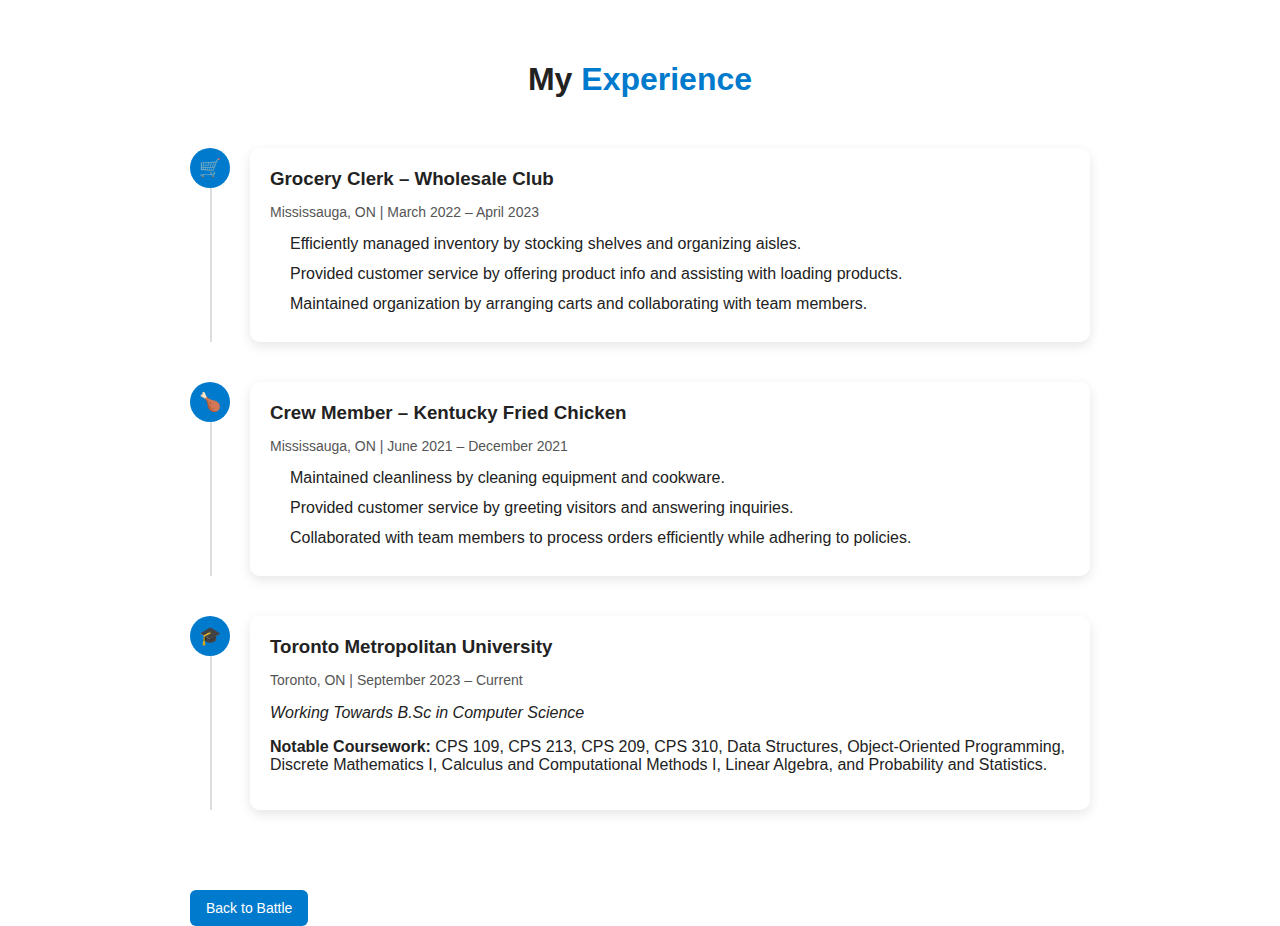
<file: pages/experience.html>
<!DOCTYPE html>
<html lang="en">
<head>
  <meta charset="UTF-8">
  <meta name="viewport" content="width=device-width, initial-scale=1.0">
  <title>Experience</title>
  <link rel="stylesheet" href="../battle-style.css">
</head>
<body class="about-page">

  <section class="timeline">
    <h1>My <span class="highlight">Experience</span></h1>

    <!-- Timeline Item -->
    <div class="timeline-item">
      <div class="timeline-dot">🛒</div>
      <div class="timeline-content">
        <h3>Grocery Clerk – Wholesale Club</h3>
        <p class="job-meta">Mississauga, ON | March 2022 – April 2023</p>
        <ul>
          <li>Efficiently managed inventory by stocking shelves and organizing aisles.</li>
          <li>Provided customer service by offering product info and assisting with loading products.</li>
          <li>Maintained organization by arranging carts and collaborating with team members.</li>
        </ul>
      </div>
    </div>

    <div class="timeline-item">
      <div class="timeline-dot">🍗</div>
      <div class="timeline-content">
        <h3>Crew Member – Kentucky Fried Chicken</h3>
        <p class="job-meta">Mississauga, ON | June 2021 – December 2021</p>
        <ul>
          <li>Maintained cleanliness by cleaning equipment and cookware.</li>
          <li>Provided customer service by greeting visitors and answering inquiries.</li>
          <li>Collaborated with team members to process orders efficiently while adhering to policies.</li>
        </ul>
      </div>
    </div>

    <!-- Education -->
    <div class="timeline-item">
      <div class="timeline-dot">🎓</div>
      <div class="timeline-content">
        <h3>Toronto Metropolitan University</h3>
        <p class="job-meta">Toronto, ON | September 2023 – Current</p>
        <p><em>Working Towards B.Sc in Computer Science</em></p>
        <p>
          <strong>Notable Coursework:</strong> CPS 109, CPS 213, CPS 209, CPS 310, 
          Data Structures, Object-Oriented Programming, Discrete Mathematics I, 
          Calculus and Computational Methods I, Linear Algebra, and Probability and Statistics.
        </p>
      </div>
    </div>

    <button id="back-to-battle">Back to Battle</button>
  </section>

</body>
</html>
</file>
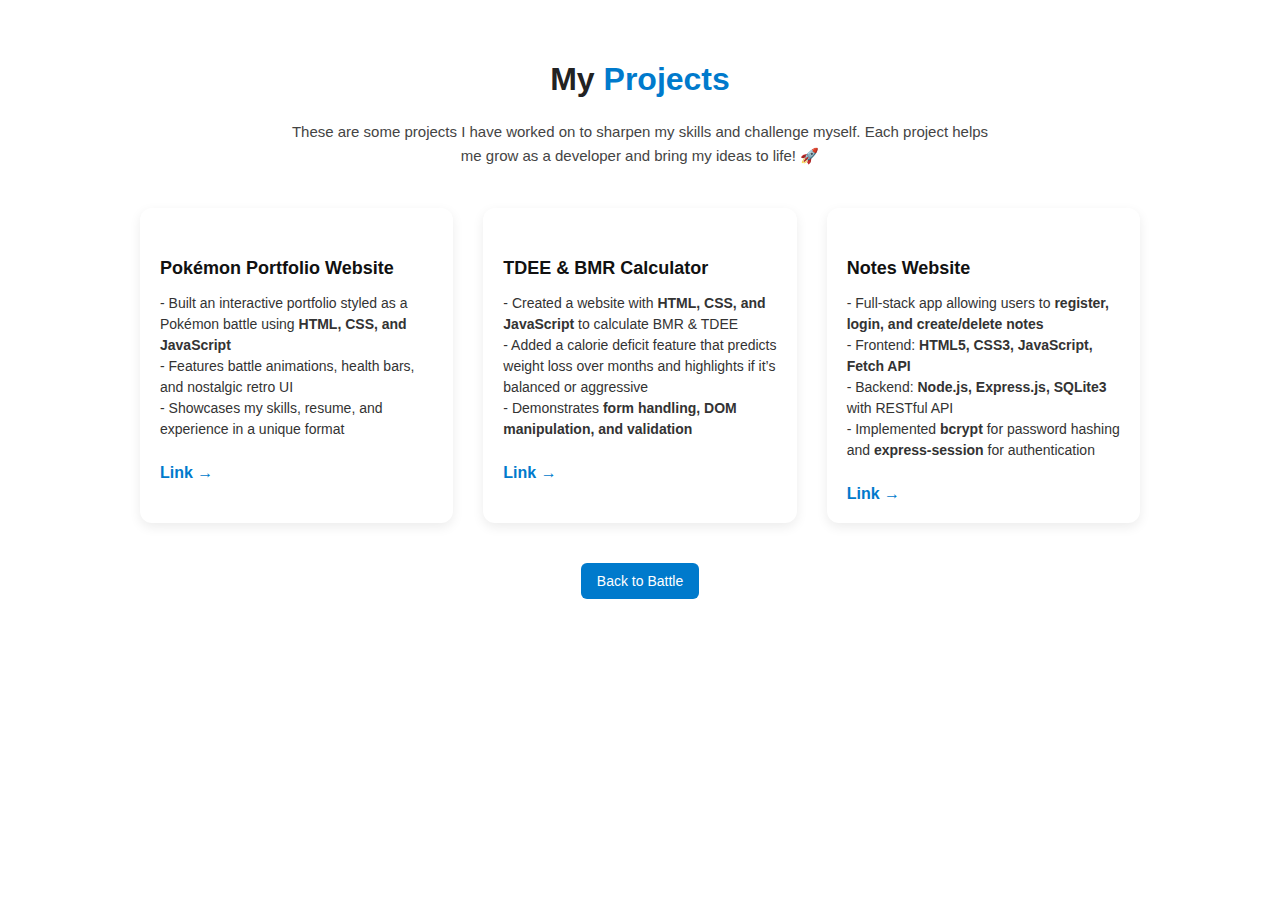
<file: pages/projects.html>
<!DOCTYPE html>
<html lang="en">
<head>
  <meta charset="UTF-8">
  <meta name="viewport" content="width=device-width, initial-scale=1.0">
  <title>My Projects</title>
  <link rel="stylesheet" href="../battle-style.css">
</head>
<body class="about-page">

  <section class="projects">
    <h1>My <span class="highlight">Projects</span></h1>
    <p class="intro">
      These are some projects I have worked on to sharpen my skills and challenge myself. 
      Each project helps me grow as a developer and bring my ideas to life! 🚀
    </p>

    <div class="projects-grid">
      <div class="project-card">
        <h2>Pokémon Portfolio Website</h2>
        <p>
          - Built an interactive portfolio styled as a Pokémon battle using 
          <strong>HTML, CSS, and JavaScript</strong><br>
          - Features battle animations, health bars, and nostalgic retro UI<br>
          - Showcases my skills, resume, and experience in a unique format
        </p>
        <a href="https://github.com/DevindipK/pokemon-portfolio" class="project-link" target="_blank">Link →</a>
      </div>

      <div class="project-card">
        <h2>TDEE & BMR Calculator</h2>
        <p>
          - Created a website with <strong>HTML, CSS, and JavaScript</strong> to calculate BMR & TDEE<br>
          - Added a calorie deficit feature that predicts weight loss over months 
          and highlights if it’s balanced or aggressive<br>
          - Demonstrates <strong>form handling, DOM manipulation, and validation</strong>
        </p>
        <a href="https://github.com/DevindipK/tdee-calculator" class="project-link" target="_blank">Link →</a>
      </div>

      <div class="project-card">
        <h2>Notes Website</h2>
        <p>
          - Full-stack app allowing users to <strong>register, login, and create/delete notes</strong><br>
          - Frontend: <strong>HTML5, CSS3, JavaScript, Fetch API</strong><br>
          - Backend: <strong>Node.js, Express.js, SQLite3</strong> with RESTful API<br>
          - Implemented <strong>bcrypt</strong> for password hashing and 
          <strong>express-session</strong> for authentication
        </p>
        <a href="https://github.com/DevindipK/login-notes-app" class="project-link" target="_blank">Link →</a>
      </div>
    </div>

    <button id="back-to-battle">Back to Battle</button>
  </section>

</body>
</html>
</file>
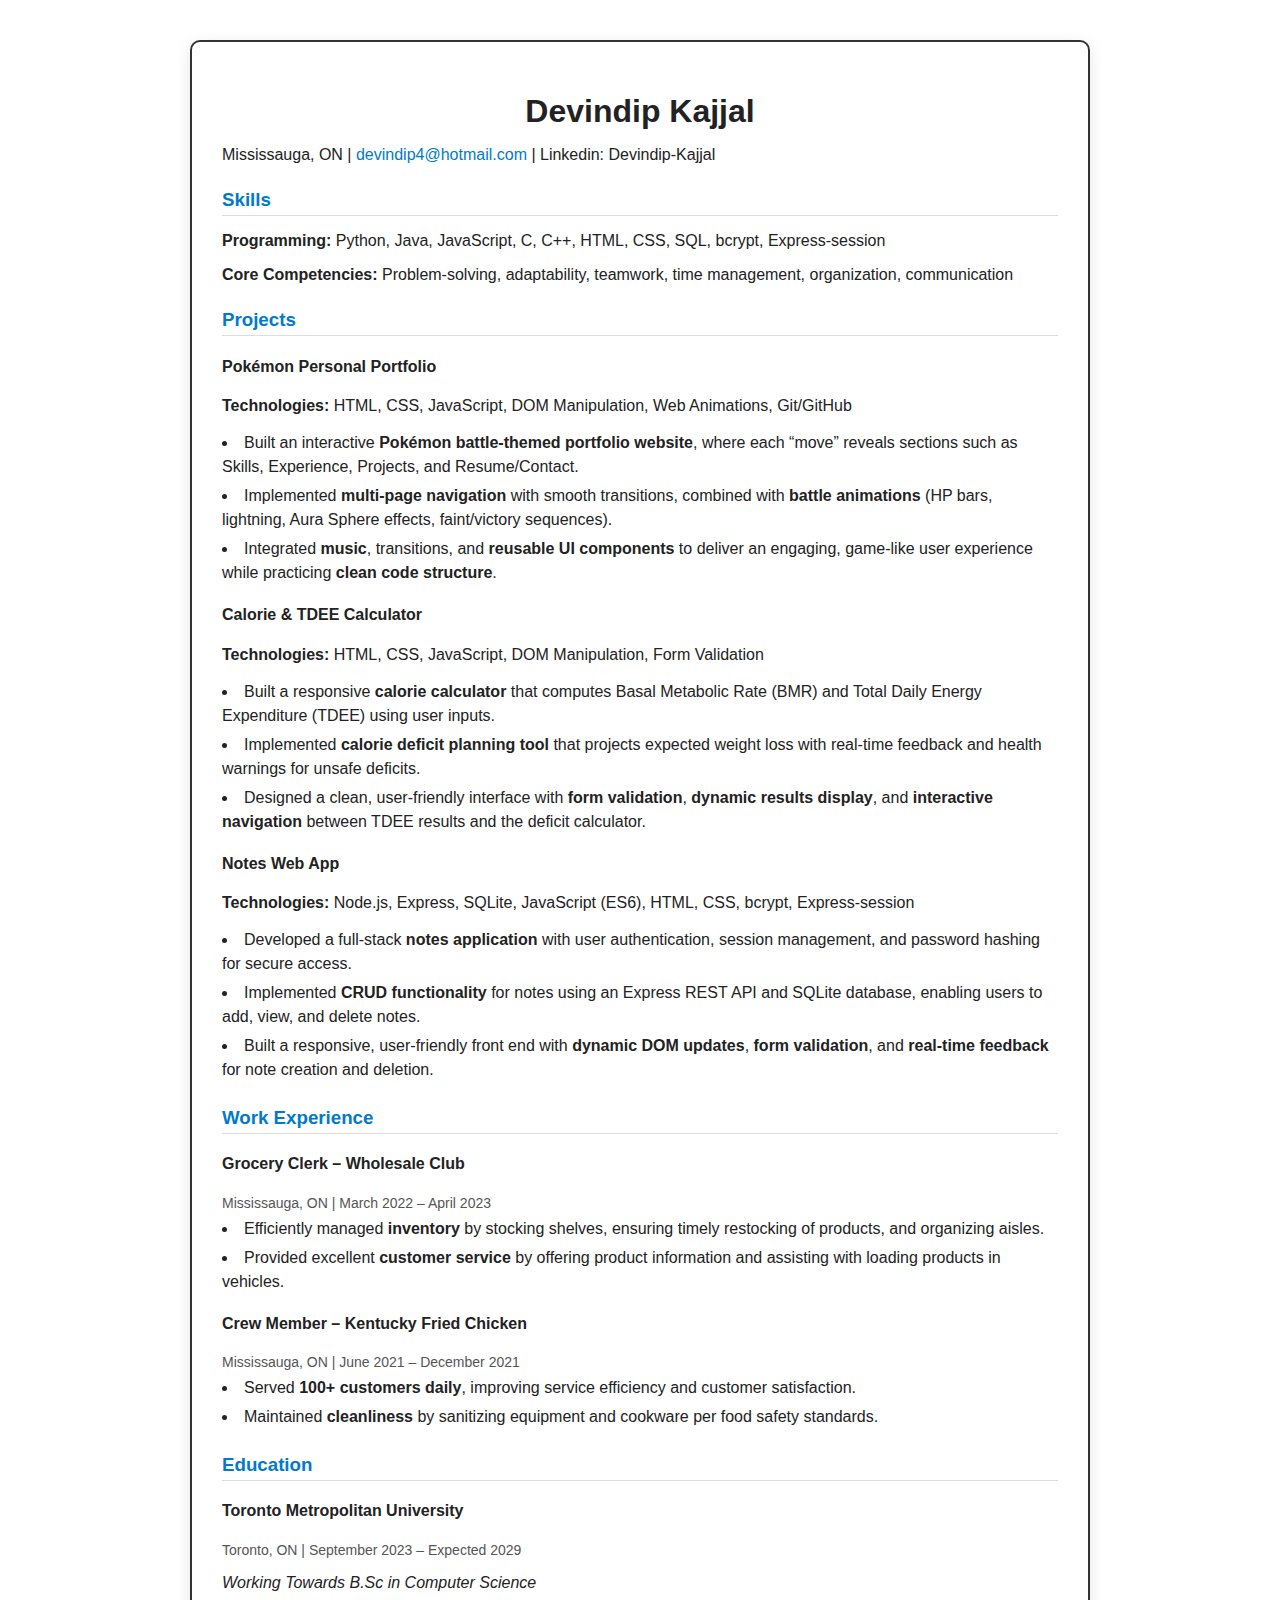
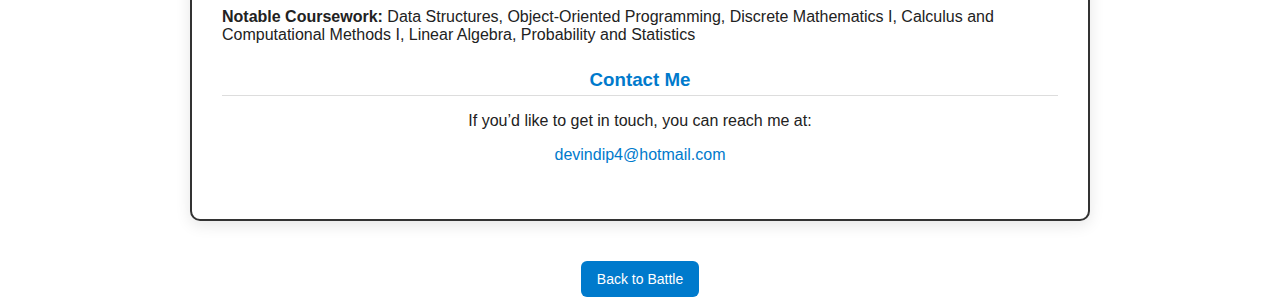
<file: pages/resume-contact.html>
<!DOCTYPE html>
<html lang="en">
<head>
  <meta charset="UTF-8" />
  <meta name="viewport" content="width=device-width, initial-scale=1.0"/>
  <title>Resume & Contact</title>
  <link rel="stylesheet" href="../battle-style.css"/>
</head>
<body class="about-page">

  <section class="resume">
    <div class="resume-box">
      <h1>Devindip Kajjal</h1>
      <p>Mississauga, ON | <a href="mailto:devindip4@hotmail.com">devindip4@hotmail.com</a> | Linkedin: Devindip-Kajjal</p>

      <!-- Skills -->
      <div class="resume-section">
        <h3>Skills</h3>
        <p><strong>Programming:</strong> Python, Java, JavaScript, C, C++, HTML, CSS, SQL, bcrypt, Express-session</p>
        <p><strong>Core Competencies:</strong> Problem-solving, adaptability, teamwork, time management, organization, communication</p>
      </div>

      <!-- Projects -->
      <div class="resume-section">
        <h3>Projects</h3>

        <div class="job-card">
          <h4>Pokémon Personal Portfolio</h4>
          <p><strong>Technologies:</strong> HTML, CSS, JavaScript, DOM Manipulation, Web Animations, Git/GitHub</p>
          <ul>
            <li>Built an interactive <strong>Pokémon battle-themed portfolio website</strong>, where each “move” reveals sections such as Skills, Experience, Projects, and Resume/Contact.</li>
            <li>Implemented <strong>multi-page navigation</strong> with smooth transitions, combined with <strong>battle animations</strong> (HP bars, lightning, Aura Sphere effects, faint/victory sequences).</li>
            <li>Integrated <strong>music</strong>, transitions, and <strong>reusable UI components</strong> to deliver an engaging, game-like user experience while practicing <strong>clean code structure</strong>.</li>
          </ul>
        </div>

        <div class="job-card">
          <h4>Calorie & TDEE Calculator</h4>
          <p><strong>Technologies:</strong> HTML, CSS, JavaScript, DOM Manipulation, Form Validation</p>
          <ul>
            <li>Built a responsive <strong>calorie calculator</strong> that computes Basal Metabolic Rate (BMR) and Total Daily Energy Expenditure (TDEE) using user inputs.</li>
            <li>Implemented <strong>calorie deficit planning tool</strong> that projects expected weight loss with real-time feedback and health warnings for unsafe deficits.</li>
            <li>Designed a clean, user-friendly interface with <strong>form validation</strong>, <strong>dynamic results display</strong>, and <strong>interactive navigation</strong> between TDEE results and the deficit calculator.</li>
          </ul>
        </div>

        <div class="job-card">
          <h4>Notes Web App</h4>
          <p><strong>Technologies:</strong> Node.js, Express, SQLite, JavaScript (ES6), HTML, CSS, bcrypt, Express-session</p>
          <ul>
            <li>Developed a full-stack <strong>notes application</strong> with user authentication, session management, and password hashing for secure access.</li>
            <li>Implemented <strong>CRUD functionality</strong> for notes using an Express REST API and SQLite database, enabling users to add, view, and delete notes.</li>
            <li>Built a responsive, user-friendly front end with <strong>dynamic DOM updates</strong>, <strong>form validation</strong>, and <strong>real-time feedback</strong> for note creation and deletion.</li>
          </ul>
        </div>
      </div>

      <!-- Work Experience -->
      <div class="resume-section">
        <h3>Work Experience</h3>

        <div class="job-card">
          <h4>Grocery Clerk – Wholesale Club</h4>
          <p class="job-meta">Mississauga, ON | March 2022 – April 2023</p>
          <ul>
            <li>Efficiently managed <strong>inventory</strong> by stocking shelves, ensuring timely restocking of products, and organizing aisles.</li>
            <li>Provided excellent <strong>customer service</strong> by offering product information and assisting with loading products in vehicles.</li>
          </ul>
        </div>

        <div class="job-card">
          <h4>Crew Member – Kentucky Fried Chicken</h4>
          <p class="job-meta">Mississauga, ON | June 2021 – December 2021</p>
          <ul>
            <li>Served <strong>100+ customers daily</strong>, improving service efficiency and customer satisfaction.</li>
            <li>Maintained <strong>cleanliness</strong> by sanitizing equipment and cookware per food safety standards.</li>
          </ul>
        </div>
      </div>

      <!-- Education -->
      <div class="resume-section">
        <h3>Education</h3>
        <div class="job-card">
          <h4>Toronto Metropolitan University</h4>
          <p class="job-meta">Toronto, ON | September 2023 – Expected 2029</p>
          <p><em>Working Towards B.Sc in Computer Science</em></p>
          <p><strong>Notable Coursework:</strong> Data Structures, Object-Oriented Programming, Discrete Mathematics I, Calculus and Computational Methods I, Linear Algebra, Probability and Statistics</p>
        </div>
      </div>

      <!-- Contact -->
      <div class="resume-section contact">
        <h3>Contact Me</h3>
        <p>If you’d like to get in touch, you can reach me at:</p>
        <p><a href="mailto:devindip4@hotmail.com" class="highlight">devindip4@hotmail.com</a></p>
      </div>
    </div>

    <button id="back-to-battle">Back to Battle</button>
  </section>

</body>
</html>
</file>
<file: battle-style.css>
/* =============== Base =============== */
* { box-sizing: border-box; }
html, body { height: 100%; }
body {
  margin: 0;
  background: #000;
  color: #fff;
  font-family: "Press Start 2P", sans-serif;
  text-align: center;
  image-rendering: pixelated;
}
.hidden { display: none !important; }

/* =============== Intro =============== */
#loading-screen {
  position: fixed;
  inset: 0;
  display: flex;
  flex-direction: column;
  align-items: center;
  justify-content: center;
  gap: 16px;
  background: #000;
  z-index: 10000;
}
#loading-screen h1 {
  margin: 0;
  font-size: clamp(28px, 4vw, 44px);
  max-width: 90%;
  line-height: 1.4;
}
#loading-screen .tap-hint {
  opacity:.7;
  font-size: 12px;
}
#loading-screen .intro-pikachu {
  width: 140px; /* bigger Pikachu */
  height: auto;
  display: block;
  margin: 0 auto;
}

/* =============== Battle Screen =============== */
#battle-screen {
  position: relative;
  width: 100%;
  height: 100vh;
  overflow: hidden;
  background: url("assets/images/Trainers/grass-stadium.png") center / cover no-repeat #000;
}

/* Trainers */
.trainer {
  position: absolute;
  z-index: 3;
}
.trainer.player {
  bottom: 8%;
  left: 4%;
  width: 230px;
}
.trainer.opponent {
  top: 28%;
  right: 12%;
  width: 260px; /* Gary bigger */
}

/* Pokémon */
.pokemon {
  position: absolute;
  width: 190px;
  z-index: 2;
  transition: transform .3s ease;
}
.pokemon.player { bottom: 18%; left: 14%; }
.pokemon.opponent { top: 28%; right: 20%; }

/* Jump Attack Animation */
.pokemon.attack {
  animation: jump-attack 0.6s ease;
}
@keyframes jump-attack {
  0%   { transform: translate(0, 0); }
  40%  { transform: translate(50px, -40px); }
  70%  { transform: translate(70px, -20px); }
  100% { transform: translate(0, 0); }
}

/* Hit Animation */
.pokemon.hit { animation: shake 1s; }

/* Stronger Hit Animation (for Pikachu when Aura Sphere lands) */
.pokemon.hit-strong { animation: shake-strong 1s ease; }
@keyframes shake-strong {
  0%   { transform: translateX(0) scale(1); }
  20%  { transform: translateX(-15px) scale(1.1); }
  40%  { transform: translateX(15px) scale(1.1); }
  60%  { transform: translateX(-10px) scale(1.05); }
  80%  { transform: translateX(10px) scale(1.05); }
  100% { transform: translateX(0) scale(1); }
}

/* Faint Animation (4s long) */
.pokemon.faint {
  animation: faint 4s forwards;
}
@keyframes faint {
  0%   { transform: translate(0, 0) scale(1); opacity: 1; }
  30%  { transform: translate(-20px, 20px) rotate(10deg); opacity: 1; }
  60%  { transform: translate(20px, 60px) rotate(-15deg); opacity: 0.8; }
  100% { transform: translate(0, 120px) scale(0.5); opacity: 0; }
}

/* Spark (Lightning effect for Pikachu) */
.spark {
  position: absolute;
  width: 140px; /* bigger */
  top: 28%;
  right: 20%;
  opacity: 0;
  z-index: 4;
}
.spark.active {
  animation: spark-flicker 1.2s ease;
}
@keyframes spark-flicker {
  0%   { opacity: 0; transform: scale(0.8) rotate(0deg); }
  20%  { opacity: 1; transform: scale(1.2) rotate(10deg); }
  40%  { opacity: 0.6; transform: scale(1) rotate(-10deg); }
  60%  { opacity: 1; transform: scale(1.3) rotate(5deg); }
  80%  { opacity: 0.7; transform: scale(1.1) rotate(-5deg); }
  100% { opacity: 0; transform: scale(0.9) rotate(0deg); }
}

/* Aura Sphere (Lucario attack) */
#aura-effect {
  position: absolute;
  width: 100px;
  top: 35%;
  right: 22%;
  opacity: 0;
  z-index: 5;
}
#aura-effect.active {
  animation: aura-fly 1.2s ease forwards;
}
@keyframes aura-fly {
  0%   { opacity: 0; transform: translate(0, 0) scale(0.5) rotate(0deg); }
  30%  { opacity: 1; transform: translate(-120px, 40px) scale(0.8) rotate(180deg); }
  70%  { opacity: 1; transform: translate(-250px, 70px) scale(1.2) rotate(300deg); }
  100% { opacity: 0; transform: translate(-350px, 80px) scale(1.5) rotate(360deg); }
}

/* Pokéballs */
.pokeball {
  position: absolute;
  width: 60px;
  z-index: 4;
  transform: translate(0,0) rotate(0);
  transition: transform .8s ease;
}
.throw-player.active {
  bottom: 18%; left: 14%;
  transform: translate(80px,-80px) rotate(360deg);
}
.throw-opponent.active {
  top: 28%; right: 20%;
  transform: translate(-80px,80px) rotate(360deg);
}

/* =============== HP Bars =============== */
.hp-bars {
  position: absolute;
  width: 250px;
  height: 60px;
  z-index: 6;
}
.hp-bars.player { top: 6%; left: 6%; }
.hp-bars.opponent { bottom: 8%; right: 6%; }
.hp-label {
  display: block;
  font-size: 12px;
  margin-bottom: 2px;
  position: relative;
  z-index: 3;
}
.hp-bar {
  position: relative;
  width: 100%;
  height: 12px;
  border: 2px solid #fff;
  background: #a00;
  overflow: hidden;
}
.hp-fill {
  position: absolute;
  top: 0; left: 0;
  height: 100%;
  width: 100%;
  background: #33cc33;
}
.pokeballs {
  position: absolute;
  bottom: -20px; right: 0;
  width: 60px;
  z-index: 4;
}

/* =============== Textbox =============== */
#textbox {
  position: absolute;
  left: 50%;
  bottom: 0;
  transform: translateX(-50%);
  width: min(900px, 92vw);
  height: 120px;
  padding: 0 20px;
  display: flex;
  flex-direction: column;
  align-items: center;
  justify-content: center;
  text-align: center;
  z-index: 7;
  background: url("assets/images/Ui/textbox.png") center / 100% 100% no-repeat;
}
#battle-message {
  margin: 0;
  color: white;
  font-size: 14px;
}
#move-buttons {
  display: flex;
  gap: 10px;
  flex-wrap: wrap;
  margin-top: 10px;
}
#move-buttons button {
  padding: 6px 10px;
  font-size: 13px;
  background: #fff;
  color: #000;
  border: 2px solid #000;
  cursor: pointer;
}

/* =============== Victory Screen =============== */
#victory-screen {
  position: fixed;
  inset: 0;
  display: flex;
  justify-content: flex-end;
  align-items: flex-start;
  padding: 20px;
  z-index: 9999;
}
.victory-background {
  position: absolute;
  inset: 0;
  width: 100%;
  height: 100%;
  object-fit: cover;
  z-index: -1;
}
.victory-top-right {
  display: flex;
  flex-direction: column;
  align-items: flex-end;
  gap: 15px;
}
.victory-logo {
  width: 500px;
  max-width: 90vw;
}
#victory-textbox {
  padding: 15px 25px;
  background: url("assets/images/Ui/textbox.png") center / 100% 100% no-repeat;
  color: #fff;
  font-size: 20px;
  text-align: center;
  max-width: 500px;
}
#victory-move-buttons {
  display: flex;
  flex-wrap: wrap;
  justify-content: flex-end;
  gap: 10px;
}
#victory-move-buttons button {
  padding: 12px 22px;
  font-size: 16px;
  background: #fff;
  color: #000;
  border: 2px solid #000;
  cursor: pointer;
}

/* =============== Animations =============== */
@keyframes shake {
  0%{ transform: translateX(0); }
  25%{ transform: translateX(-5px); }
  50%{ transform: translateX(5px); }
  75%{ transform: translateX(-5px); }
  100%{ transform: translateX(0); }
}
@media (max-width: 900px) {
  .pokemon { width: 150px; }
}

/* ================== About Pages ================== */
body.about-page {
  background: #ffffff !important;
  color: #222 !important;
  font-family: Arial, sans-serif !important;
  padding: 40px 20px;
  text-align: center;
}

.intro-section {
  display: flex;
  flex-direction: row;
  align-items: center;
  justify-content: center;
  gap: 40px;
  margin-bottom: 40px;
}
.intro-section .profile-pic {
  width: 280px;
  height: auto;
  border-radius: 12px;
  object-fit: contain;
}
.intro-section .intro-text {
  max-width: 650px;
  text-align: left;
  font-size: 17px;
  line-height: 1.7;
}
.intro-section .intro-text h1 {
  font-size: 34px;
  margin-bottom: 16px;
}
.intro-section .intro-text p,
.intro-section .intro-text ul {
  font-size: 17px;
  line-height: 1.7;
}
.intro-section .intro-text li {
  margin-bottom: 8px;
}

.about-page h2 {
  margin-top: 30px;
  font-size: 22px;
  color: #111;
}

.about-page ul {
  list-style: none;
  padding: 0;
  margin: 10px 0 20px;
}
.about-page li {
  margin: 6px 0;
  line-height: 1.5;
  text-align: left;
}

.skills-grid {
  display: grid;
  grid-template-columns: repeat(auto-fit, minmax(90px, 1fr));
  gap: 20px;
  margin-top: 30px;
}
.skills-grid img {
  width: 70px;
  height: 70px;
  object-fit: contain;
  margin: 0 auto;
}

.highlight { color: #007acc; }

.about-page #back-to-battle {
  margin-top: 40px;
  padding: 10px 16px;
  font-size: 14px;
  background: #007acc;
  color: white;
  border: none;
  border-radius: 6px;
  cursor: pointer;
}
.about-page #back-to-battle:hover { background: #005a99; }

@media (max-width: 768px) {
  .intro-section {
    flex-direction: column;
    text-align: center;
  }
  .intro-section .intro-text { text-align: center; }
}

/* ================== Timeline Experience ================== */
.timeline {
  max-width: 900px;
  margin: 0 auto;
  text-align: left;
}
.timeline h1 {
  text-align: center;
  margin-bottom: 50px;
}
.timeline-item {
  display: flex;
  align-items: flex-start;
  margin-bottom: 40px;
  position: relative;
}
.timeline-dot {
  flex-shrink: 0;
  width: 40px;
  height: 40px;
  border-radius: 50%;
  background: #007acc;
  color: white;
  display: flex;
  align-items: center;
  justify-content: center;
  font-size: 18px;
  font-weight: bold;
  margin-right: 20px;
  position: relative;
}
.timeline-item::before {
  content: "";
  position: absolute;
  top: 40px;
  left: 20px;
  width: 2px;
  height: calc(100% - 40px);
  background: #ddd;
  z-index: -1;
}
.timeline-content {
  background: white;
  padding: 20px;
  border-radius: 10px;
  box-shadow: 0 4px 12px rgba(0,0,0,0.1);
  flex: 1;
}
.timeline-content h3 {
  margin-top: 0;
  margin-bottom: 8px;
}
.timeline-content .job-meta {
  font-size: 14px;
  color: #555;
  margin-bottom: 12px;
}
.timeline-content ul {
  padding-left: 20px;
  margin: 0;
}

/* ================== Projects ================== */
.projects {
  max-width: 1000px;
  margin: 0 auto;
  text-align: center;
}
.projects .intro {
  max-width: 700px;
  margin: 0 auto 40px;
  font-size: 15px;
  line-height: 1.6;
  color: #444;
}
.projects-grid {
  display: grid;
  grid-template-columns: repeat(auto-fit, minmax(300px, 1fr));
  gap: 30px;
  margin-top: 30px;
}
.project-card {
  background: #fff;
  border-radius: 12px;
  padding: 20px;
  text-align: left;
  box-shadow: 0 4px 12px rgba(0,0,0,0.08);
  transition: transform 0.2s ease, box-shadow 0.2s ease;
}
.project-card:hover {
  transform: translateY(-4px);
  box-shadow: 0 8px 18px rgba(0,0,0,0.12);
}
.project-card h2 {
  font-size: 18px;
  margin-bottom: 12px;
}
.project-card p {
  font-size: 14px;
  color: #333;
  line-height: 1.5;
}
.project-link {
  display: inline-block;
  margin-top: 10px;
  font-weight: bold;
  color: #007acc;
  text-decoration: none;
}
.project-link:hover {
  text-decoration: underline;
}

/* ================== Resume ================== */
.resume {
  max-width: 900px;
  margin: 0 auto;
  text-align: center;
}
.resume-box {
  background: #fff;
  border: 2px solid #333;
  border-radius: 10px;
  padding: 30px;
  box-shadow: 0 4px 15px rgba(0,0,0,0.1);
  text-align: left;
}
.resume-box h1 {
  text-align: center;
  margin-bottom: 5px;
}
.resume-box h2 {
  text-align: center;
  font-size: 18px;
  margin-top: 0;
  margin-bottom: 10px;
  color: #555;
}
.resume-box p a {
  color: #007acc;
  text-decoration: none;
}
.resume-box p a:hover {
  text-decoration: underline;
}
.resume-section {
  margin: 25px 0;
}
.resume-section h3 {
  margin-bottom: 10px;
  color: #007acc;
  border-bottom: 1px solid #ddd;
  padding-bottom: 4px;
}
.job-card {
  margin-bottom: 20px;
}
.job-meta {
  font-size: 14px;
  color: #555;
  margin-bottom: 6px;
}
.resume-section ul {
  list-style: disc inside;
  margin: 0;
  padding: 0;
}
.resume-section ul li {
  margin: 5px 0;
  line-height: 1.5;
}
.contact {
  text-align: center;
}
</file>
